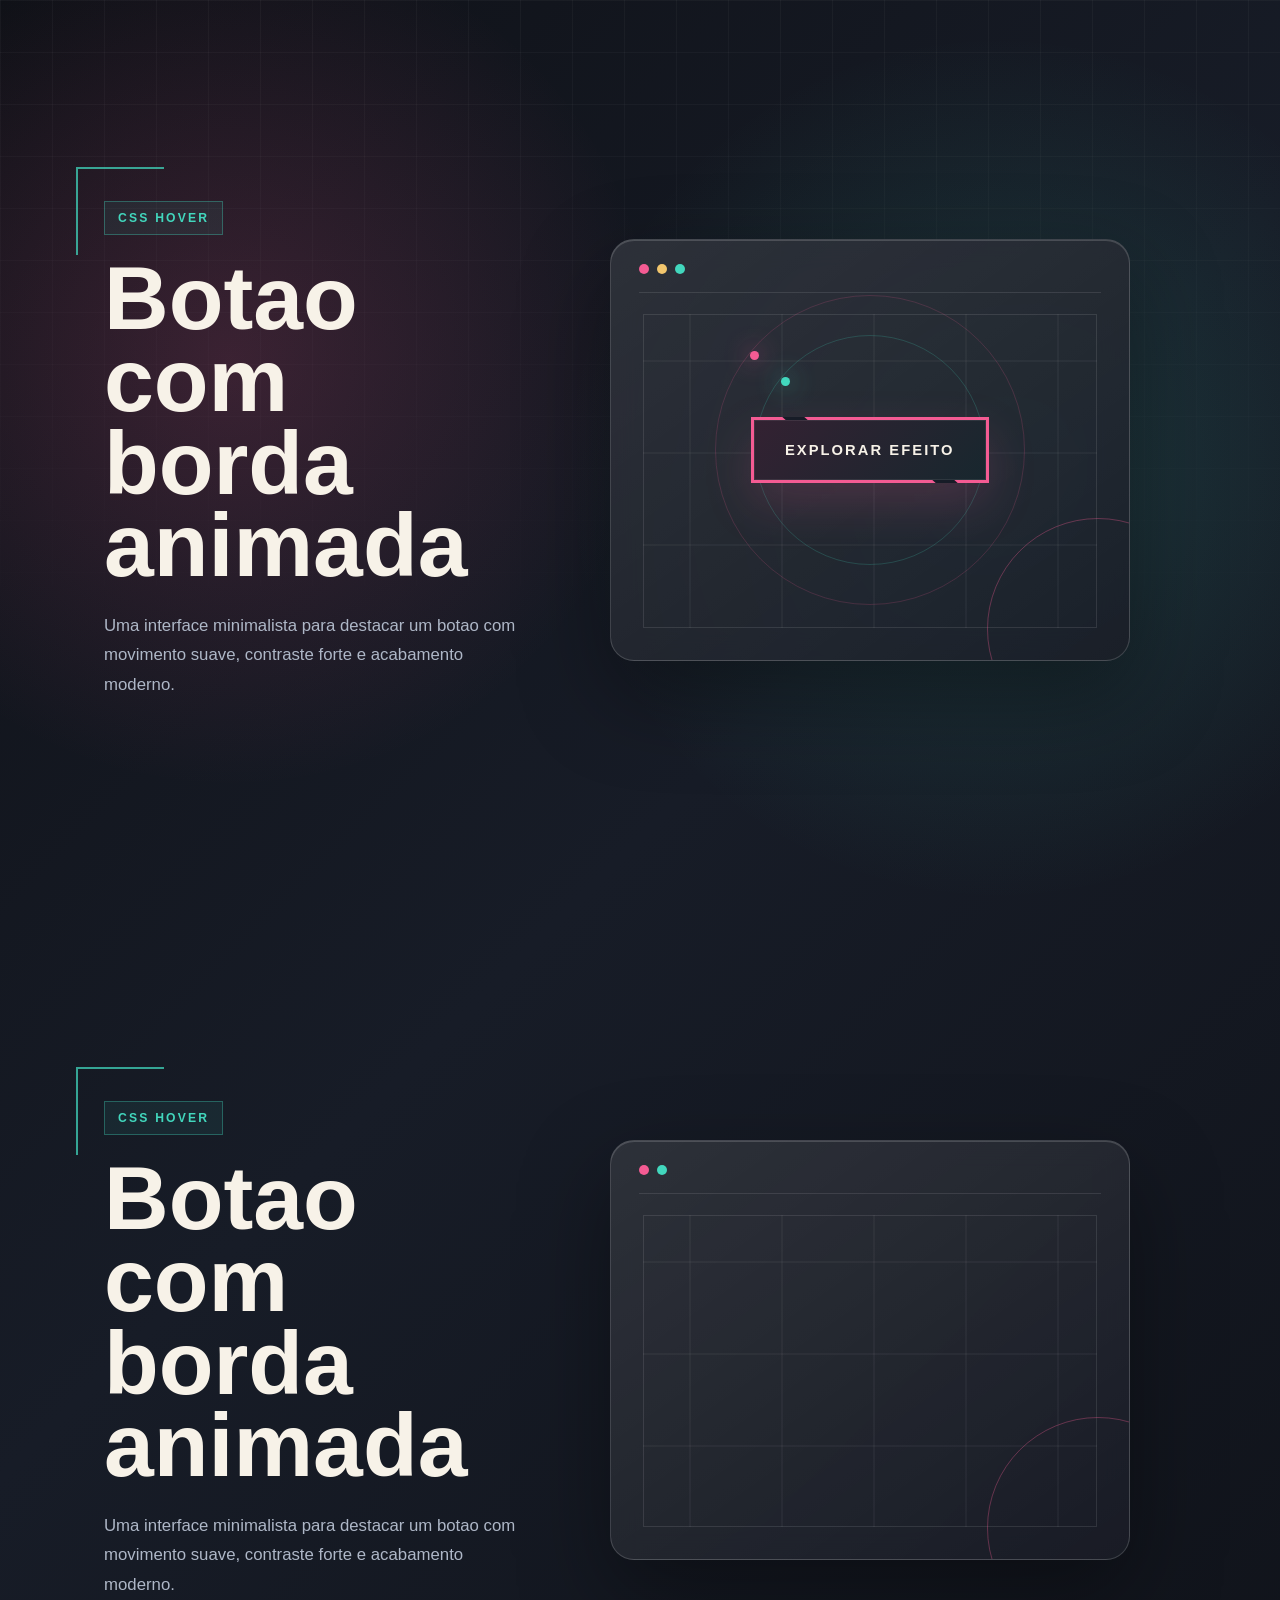
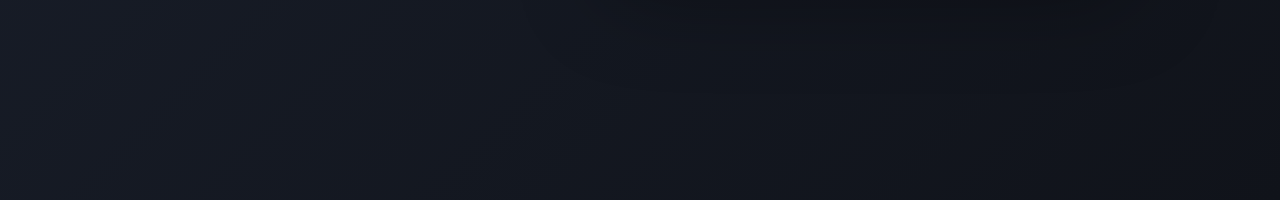
<file: dia 04/index.html>
<!DOCTYPE html>
<html lang="pt-br">
<head>
    <meta charset="UTF-8">
    <meta name="viewport" content="width=device-width, initial-scale=1.0">
    <meta name="description" content="Botao com efeito de borda animada no hover.">
    <meta name="author" content="Milena Carecho">
    <title>Botao com efeito hover</title>
    <link rel="stylesheet" type="text/css" href="style.css">
</head>
<body>
    <main class="page" aria-label="Botao com borda animada">
        <section class="hero">
            <p class="tag">CSS Hover</p>
            <h1>Botao com borda animada</h1>
            <p class="description">
                Uma interface minimalista para destacar um botao com movimento suave, contraste forte e acabamento moderno.
            </p>
        </section>

        <section class="preview" aria-label="Area de demonstracao do botao">
            <div class="preview-header" aria-hidden="true">
                <span></span>
                <span></span>
                <span></span>
            </div>

            <div class="button-frame">
                <span class="orbit orbit-one" aria-hidden="true"></span>
                <span class="orbit orbit-two" aria-hidden="true"></span>
                <button class="btn" type="button">Explorar efeito</button>
            </div>
        </section>
    </main>
</body>
</html>
<!DOCTYPE html>
<html lang="pt-br">
<head>
    <meta charset="UTF-8">
    <meta name="viewport" content="width=device-width, initial-scale=1.0">
    <meta name="description" content="Botao com efeito de borda animada no hover.">
    <meta name="author" content="Milena Carecho">
    <title>Botao com efeito hover</title>
    <link rel="stylesheet" type="text/css" href="style.css">
</head>
<body>
    <main class="page" aria-label="Botao com borda animada">
        <section class="hero">
            <p class="tag">CSS Hover</p>
            <h1>Botao com borda animada</h1>
            <p class="description">
                Uma interface minimalista para destacar um botao com movimento suave, contraste forte e acabamento moderno.
            </p>
        </section>

        <section class="preview" aria-label="Area de demonstracao do botao">
            <div class="preview-header" aria-hidden="true">
                <span></span>
                <span></span>
</file>
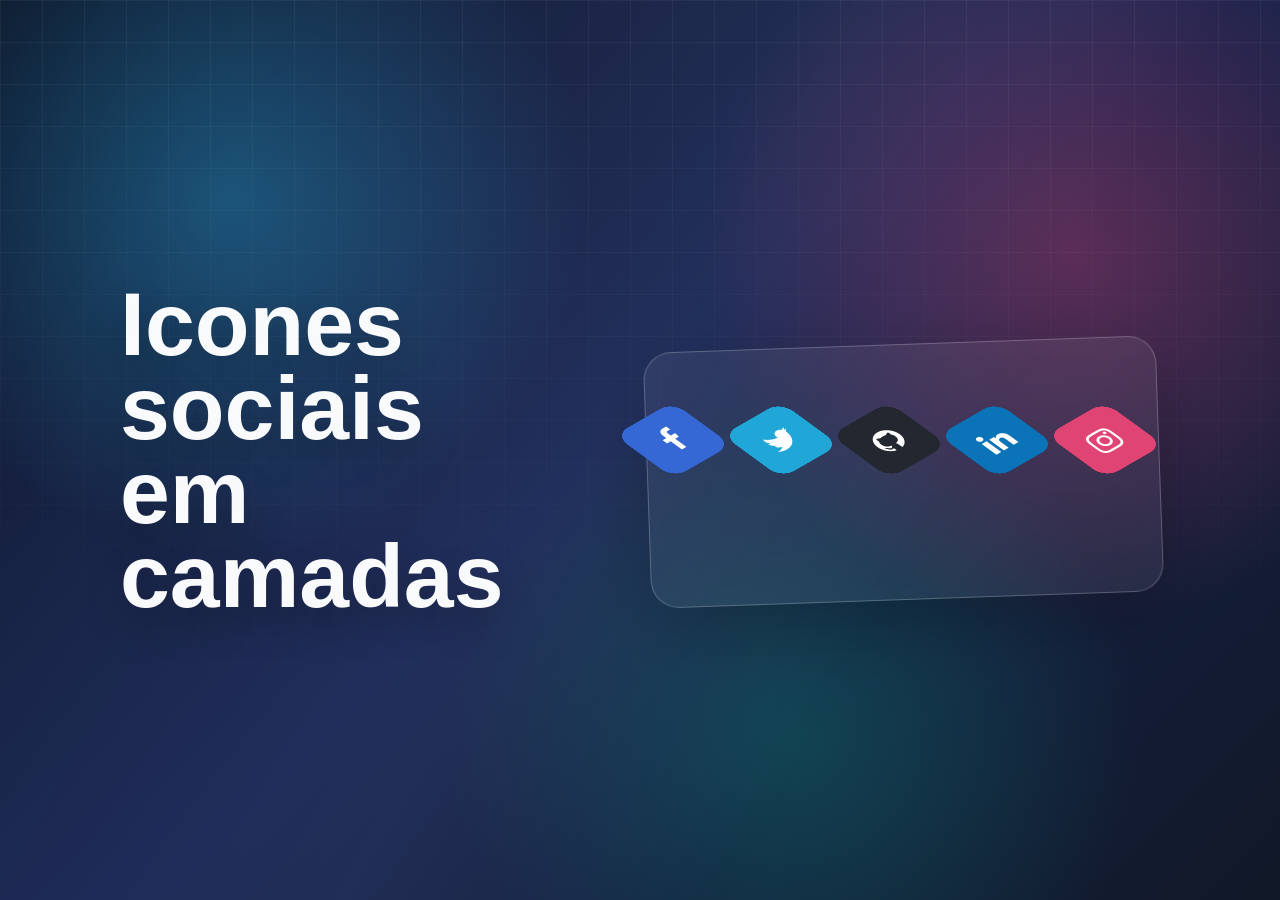
<file: desafio/dia 01/index.html>
<!DOCTYPE html>
<html lang="pt-br">
<head>
    <meta charset="UTF-8">
    <meta name="viewport" content="width=device-width, initial-scale=1.0">
    <meta name="description" content="Dia 01 do meu desafio de 30 dias de CSS">
    <meta name="author" content="Meu desafio de CSS">
    <meta name="keywords" content="HTML, CSS, desafio, 30 dias de CSS">
    <title>Dia 01 - Icones sociais em camadas</title>
    <link rel="stylesheet" type="text/css" href="style.css">
    <link rel="stylesheet" href="https://stackpath.bootstrapcdn.com/font-awesome/4.7.0/css/font-awesome.min.css" integrity="sha384-wvfXpqpZZVQGK6TAh5PVlGOfQNHSoD2xbE+QkPxCAFlNEevoEH3Sl0sibVcOQVnN" crossorigin="anonymous">
</head>
<body>
    <main class="page">
        <section class="intro" aria-labelledby="titulo">
            <h1 id="titulo">Icones sociais em camadas</h1>
        </section>

        <ul class="social-list" aria-label="Icones de redes sociais">
            <li class="social-item facebook">
                <a href="https://www.facebook.com/" target="_blank" rel="noopener noreferrer" aria-label="Facebook">
                    <span></span>
                    <span></span>
                    <span></span>
                    <span></span>
                    <span class="fa fa-facebook" aria-hidden="true"></span>
                </a>
            </li>
            <li class="social-item twitter">
                <a href="https://twitter.com/" target="_blank" rel="noopener noreferrer" aria-label="Twitter">
                    <span></span>
                    <span></span>
                    <span></span>
                    <span></span>
                    <span class="fa fa-twitter" aria-hidden="true"></span>
                </a>
            </li>
            <li class="social-item github">
                <a href="https://github.com/" target="_blank" rel="noopener noreferrer" aria-label="GitHub">
                    <span></span>
                    <span></span>
                    <span></span>
                    <span></span>
                    <span class="fa fa-github" aria-hidden="true"></span>
                </a>
            </li>
            <li class="social-item linkedin">
                <a href="https://www.linkedin.com/" target="_blank" rel="noopener noreferrer" aria-label="LinkedIn">
                    <span></span>
                    <span></span>
                    <span></span>
                    <span></span>
                    <span class="fa fa-linkedin" aria-hidden="true"></span>
                </a>
            </li>
            <li class="social-item instagram">
                <a href="https://www.instagram.com/" target="_blank" rel="noopener noreferrer" aria-label="Instagram">
                    <span></span>
                    <span></span>
                    <span></span>
                    <span></span>
                    <span class="fa fa-instagram" aria-hidden="true"></span>
                </a>
            </li>
        </ul>
    </main>
</body>
</html>
</file>
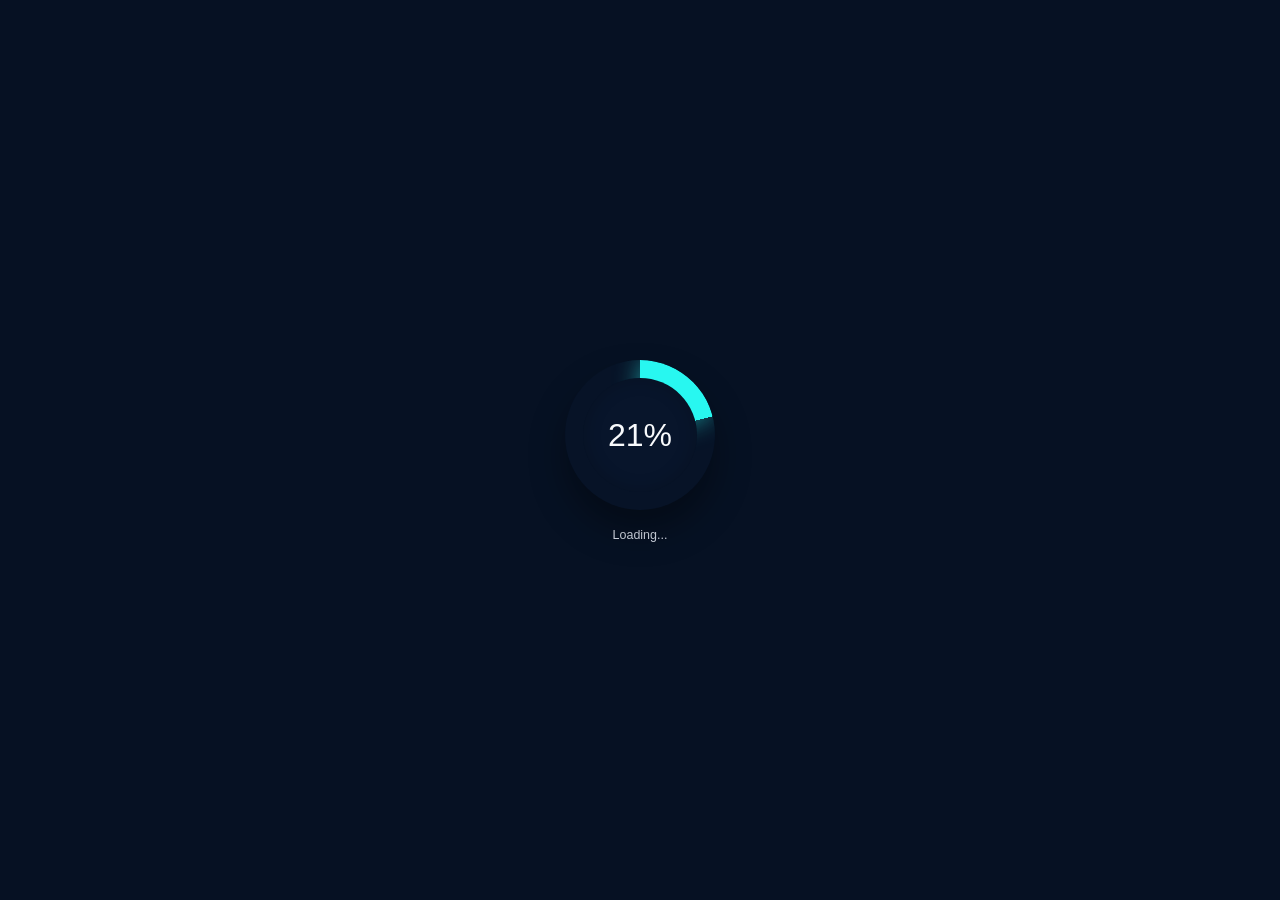
<file: desafio/dia 01/dia 02/index.html>
<!DOCTYPE html>
<html lang="pt-br">
<head>
    <meta charset="UTF-8">
    <meta name="description" content="Loader animado feito com HTML e CSS">
    <meta name="keywords" content="loader, loading, css, animacao">
    <meta name="author" content="Milena Carecho">
    <meta name="viewport" content="width=device-width, initial-scale=1.0">
    <link rel="stylesheet" type="text/css" href="style.css">
    <title>Loader animado</title>
</head>
<body>
    <main class="screen">
        <section class="loader-card" aria-label="Loader animado">
            <div class="loader" role="img" aria-label="Carregamento em 0 por cento">
                <span class="percent">0%</span>
            </div>

            <p class="loading">Loading...</p>
        </section>
    </main>

    <script>
        const loader = document.querySelector(".loader");
        const percent = document.querySelector(".percent");
        let progress = 0;

        setInterval(() => {
            progress = progress < 100 ? progress + 1 : 0;
            loader.style.setProperty("--progress", `${progress}%`);
            loader.setAttribute("aria-label", `Carregamento em ${progress} por cento`);
            percent.textContent = `${progress}%`;
        }, 45);
    </script>
</body>
</html>
</file>
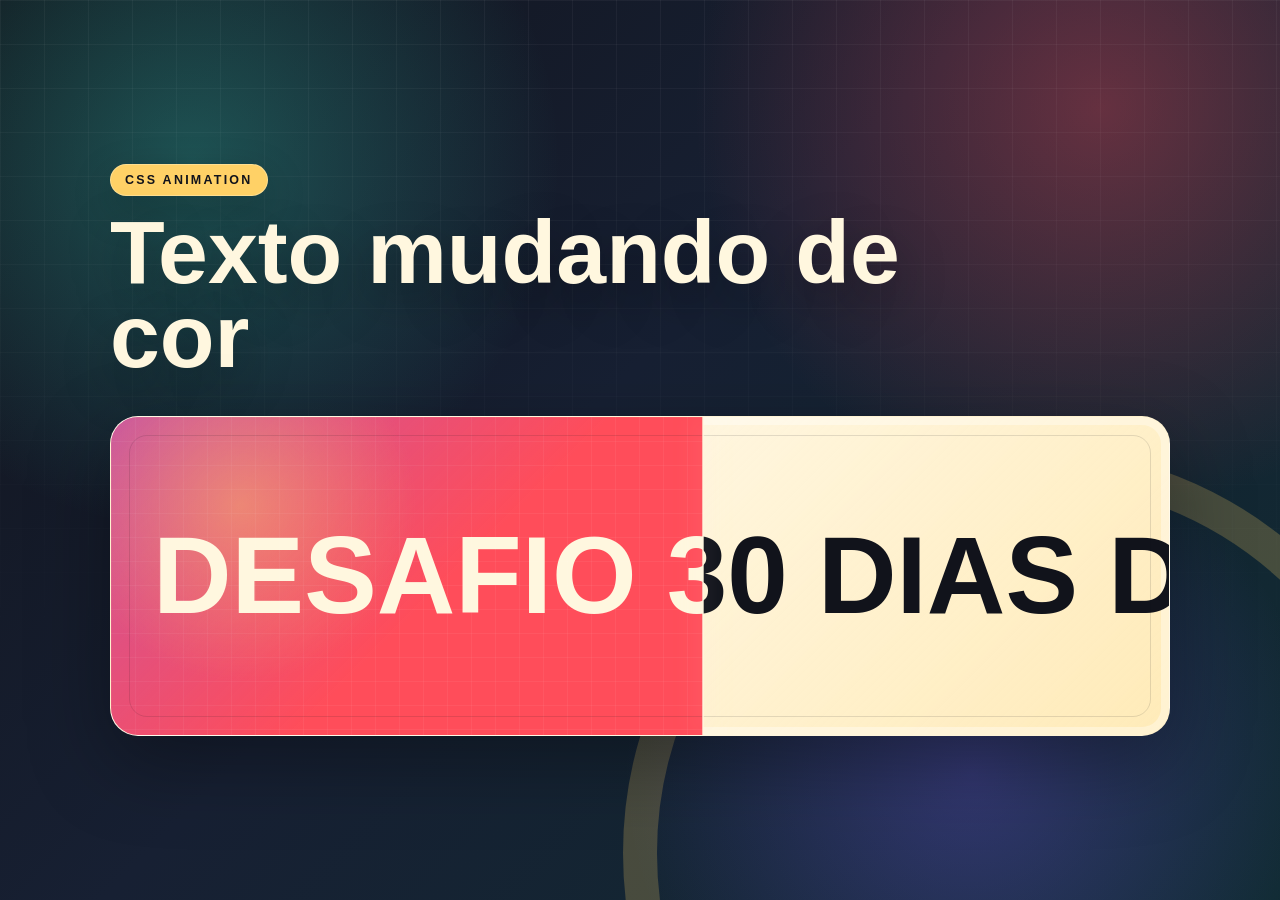
<file: desafio/dia 01/dia 03/index.html>
<!DOCTYPE html>
<html lang="pt-br">
<head>
    <meta charset="UTF-8">
    <meta name="viewport" content="width=device-width, initial-scale=1.0">
    <meta name="description" content="Texto mudando de cor ao entrar em outra area.">
    <meta name="author" content="Milena Carecho">
    <title>Texto mudando de cor</title>
    <link rel="stylesheet" type="text/css" href="style.css">
</head>
<body>
    <main class="challenge" aria-label="Texto animado mudando de cor">
        <div class="intro">
            <p>CSS Animation</p>
            <h1>Texto mudando de cor</h1>
        </div>

        <section class="stage" aria-label="Faixa com texto em movimento">
            <div class="track">
                <span>DESAFIO 30 DIAS DE CSS</span>
                <span>EFEITO DE COR</span>
                <span>TEXTO EM MOVIMENTO</span>
                <span>DESAFIO 30 DIAS DE CSS</span>
            </div>

            <div class="color-panel" aria-hidden="true">
                <div class="track">
                    <span>DESAFIO 30 DIAS DE CSS</span>
                    <span>EFEITO DE COR</span>
                    <span>TEXTO EM MOVIMENTO</span>
                    <span>DESAFIO 30 DIAS DE CSS</span>
                </div>
            </div>
        </section>
    </main>
</body>
</html>
</file>
<file: dia 04/style.css>
:root {
    --bg: #0f1117;
    --panel: rgba(20, 24, 34, 0.82);
    --panel-light: rgba(255, 255, 255, 0.08);
    --text: #f7f2e8;
    --muted: #aeb7c7;
    --accent: #f45b93;
    --accent-2: #42d7bd;
    --line: rgba(255, 255, 255, 0.16);
}

* {
    box-sizing: border-box;
    margin: 0;
    padding: 0;
}

body {
    min-height: 100vh;
    font-family: Arial, Helvetica, sans-serif;
    color: var(--text);
    background:
        radial-gradient(circle at 18% 20%, rgba(244, 91, 147, 0.18), transparent 24%),
        radial-gradient(circle at 78% 26%, rgba(66, 215, 189, 0.16), transparent 26%),
        linear-gradient(135deg, #0f1117 0%, #171c27 48%, #10131a 100%);
}

body::before {
    position: fixed;
    inset: 0;
    content: "";
    pointer-events: none;
    background:
        linear-gradient(90deg, rgba(255, 255, 255, 0.045) 1px, transparent 1px),
        linear-gradient(rgba(255, 255, 255, 0.045) 1px, transparent 1px);
    background-size: 52px 52px;
    mask-image: linear-gradient(to bottom, rgba(0, 0, 0, 0.82), transparent 78%);
}

.page {
    position: relative;
    display: grid;
    min-height: 100vh;
    grid-template-columns: minmax(280px, 0.9fr) minmax(320px, 520px);
    align-items: center;
    gap: clamp(42px, 7vw, 110px);
    width: min(1120px, 100%);
    margin: 0 auto;
    padding: 56px 24px;
}

.hero {
    position: relative;
}

.hero::before {
    position: absolute;
    top: -34px;
    left: -28px;
    width: 86px;
    height: 86px;
    content: "";
    border-top: 2px solid var(--accent-2);
    border-left: 2px solid var(--accent-2);
    opacity: 0.74;
}

.tag {
    width: fit-content;
    margin-bottom: 22px;
    padding: 9px 13px;
    border: 1px solid rgba(66, 215, 189, 0.34);
    color: var(--accent-2);
    background: rgba(66, 215, 189, 0.08);
    font-size: 0.76rem;
    font-weight: 800;
    letter-spacing: 0.18em;
    text-transform: uppercase;
}

h1 {
    max-width: 560px;
    font-size: clamp(3rem, 7vw, 6.4rem);
    line-height: 0.92;
    letter-spacing: 0;
}

.description {
    max-width: 440px;
    margin-top: 24px;
    color: var(--muted);
    font-size: 1.05rem;
    line-height: 1.75;
}

.preview {
    position: relative;
    min-height: 420px;
    overflow: hidden;
    border: 1px solid var(--line);
    border-radius: 24px;
    background:
        linear-gradient(145deg, rgba(255, 255, 255, 0.11), rgba(255, 255, 255, 0.025)),
        var(--panel);
    box-shadow:
        0 34px 90px rgba(0, 0, 0, 0.36),
        inset 0 1px 0 rgba(255, 255, 255, 0.16);
    backdrop-filter: blur(14px);
}

.preview::before,
.preview::after {
    position: absolute;
    content: "";
    pointer-events: none;
}

.preview::before {
    inset: 74px 32px 32px;
    border: 1px solid rgba(255, 255, 255, 0.1);
    background:
        linear-gradient(90deg, transparent 49%, rgba(255, 255, 255, 0.08) 50%, transparent 51%),
        linear-gradient(transparent 49%, rgba(255, 255, 255, 0.08) 50%, transparent 51%);
    background-size: 92px 92px;
}

.preview::after {
    right: -80px;
    bottom: -80px;
    width: 220px;
    height: 220px;
    border: 1px solid rgba(244, 91, 147, 0.34);
    border-radius: 50%;
}

.preview-header {
    position: absolute;
    top: 24px;
    left: 28px;
    right: 28px;
    display: flex;
    gap: 8px;
    padding-bottom: 18px;
    border-bottom: 1px solid rgba(255, 255, 255, 0.1);
}

.preview-header span {
    width: 10px;
    height: 10px;
    border-radius: 50%;
    background: rgba(255, 255, 255, 0.26);
}

.preview-header span:first-child {
    background: var(--accent);
}

.preview-header span:nth-child(2) {
    background: #f2c66d;
}

.preview-header span:last-child {
    background: var(--accent-2);
}

.button-frame {
    position: relative;
    display: grid;
    min-height: 420px;
    place-items: center;
    isolation: isolate;
}

.orbit {
    position: absolute;
    border: 1px solid rgba(255, 255, 255, 0.13);
    border-radius: 50%;
    pointer-events: none;
}

.orbit-one {
    width: 230px;
    height: 230px;
    border-color: rgba(66, 215, 189, 0.2);
    animation: spin 12s linear infinite;
}

.orbit-two {
    width: 310px;
    height: 310px;
    border-color: rgba(244, 91, 147, 0.18);
    animation: spin 18s linear infinite reverse;
}

.orbit::before {
    position: absolute;
    top: 18%;
    left: 11%;
    width: 9px;
    height: 9px;
    content: "";
    border-radius: 50%;
    background: currentColor;
    box-shadow: 0 0 24px currentColor;
}

.orbit-one::before {
    color: var(--accent-2);
}

.orbit-two::before {
    color: var(--accent);
}

.btn {
    position: relative;
    z-index: 2;
    min-width: 238px;
    min-height: 66px;
    padding: 0 30px;
    border: 3px solid var(--accent);
    color: var(--text);
    background:
        linear-gradient(135deg, rgba(244, 91, 147, 0.14), rgba(66, 215, 189, 0.08)),
        #141822;
    box-shadow:
        0 20px 48px rgba(244, 91, 147, 0.18),
        inset 0 0 0 1px rgba(255, 255, 255, 0.08);
    cursor: pointer;
    font-size: 0.92rem;
    font-weight: 800;
    letter-spacing: 0.14em;
    text-transform: uppercase;
    transition:
        color 0.35s ease,
        border-color 0.35s ease,
        box-shadow 0.35s ease,
        transform 0.35s ease,
        background 0.35s ease;
}

.btn::before,
.btn::after {
    position: absolute;
    width: 22px;
    height: 3px;
    content: "";
    background: #171c27;
    transform: skewX(48deg);
    transition:
        left 0.45s ease,
        right 0.45s ease,
        width 0.45s ease;
}

.btn::before {
    top: -3px;
    left: 13%;
}

.btn::after {
    right: 13%;
    bottom: -3px;
}

.btn:hover,
.btn:focus-visible {
    color: #10131a;
    border-color: var(--accent-2);
    background:
        linear-gradient(135deg, rgba(66, 215, 189, 0.96), rgba(247, 242, 232, 0.92));
    box-shadow:
        0 24px 58px rgba(66, 215, 189, 0.24),
        0 0 0 8px rgba(66, 215, 189, 0.08);
    transform: translateY(-5px);
}

.btn:hover::before,
.btn:focus-visible::before {
    left: 78%;
    width: 28px;
}

.btn:hover::after,
.btn:focus-visible::after {
    right: 78%;
    width: 28px;
}

.btn:focus-visible {
    outline: 3px solid rgba(244, 91, 147, 0.76);
    outline-offset: 8px;
}

@keyframes spin {
    to {
        transform: rotate(360deg);
    }
}

@media (max-width: 820px) {
    .page {
        grid-template-columns: 1fr;
        gap: 34px;
        padding: 42px 18px;
    }

    .hero::before {
        left: 0;
    }

    .preview,
    .button-frame {
        min-height: 340px;
    }

    h1 {
        font-size: clamp(2.7rem, 14vw, 4.8rem);
    }
}

@media (max-width: 430px) {
    .btn {
        min-width: 210px;
        font-size: 0.82rem;
        letter-spacing: 0.1em;
    }

    .orbit-one {
        width: 205px;
        height: 205px;
    }

    .orbit-two {
        width: 270px;
        height: 270px;
    }
}
</file>
<file: desafio/dia 01/style.css>
* {
    box-sizing: border-box;
}

body {
    margin: 0;
    min-height: 100vh;
    font-family: Arial, Helvetica, sans-serif;
    color: #f8fafc;
    background:
        radial-gradient(circle at 18% 22%, rgba(32, 167, 216, 0.38), transparent 28%),
        radial-gradient(circle at 84% 28%, rgba(224, 68, 114, 0.34), transparent 30%),
        radial-gradient(circle at 62% 82%, rgba(14, 118, 110, 0.42), transparent 32%),
        linear-gradient(135deg, #0f172a 0%, #172554 48%, #111827 100%);
    display: flex;
    align-items: center;
    justify-content: center;
    padding: 32px;
    overflow-x: hidden;
}

body::before {
    content: "";
    position: fixed;
    inset: 0;
    pointer-events: none;
    background:
        linear-gradient(90deg, rgba(255, 255, 255, 0.055) 1px, transparent 1px),
        linear-gradient(rgba(255, 255, 255, 0.055) 1px, transparent 1px);
    background-size: 42px 42px;
    mask-image: linear-gradient(to bottom, rgba(0, 0, 0, 0.88), transparent 82%);
}

body::after {
    content: "";
    position: fixed;
    inset: 0;
    pointer-events: none;
    background: linear-gradient(120deg, transparent 0%, rgba(255, 255, 255, 0.09) 48%, transparent 70%);
    opacity: 0.55;
}

.page {
    width: min(1040px, 100%);
    display: grid;
    grid-template-columns: minmax(260px, 0.9fr) minmax(360px, 1.1fr);
    gap: 56px;
    align-items: center;
}

h1 {
    max-width: 520px;
    margin: 0;
    font-size: clamp(2.4rem, 7vw, 5.6rem);
    line-height: 0.94;
    letter-spacing: 0;
    text-shadow: 0 18px 38px rgba(0, 0, 0, 0.28);
}

.social-list {
    position: relative;
    min-height: 300px;
    margin: 0;
    padding: 34px 18px 54px;
    display: flex;
    align-items: center;
    justify-content: center;
    gap: 42px;
    flex-wrap: wrap;
}

.social-list::before {
    content: "";
    position: absolute;
    inset: 44px 0 0 28px;
    border: 1px solid rgba(255, 255, 255, 0.22);
    border-radius: 28px;
    transform: rotate(-2deg);
    background: rgba(255, 255, 255, 0.06);
    box-shadow: 0 24px 70px rgba(0, 0, 0, 0.22);
    backdrop-filter: blur(8px);
}

.social-item {
    position: relative;
    z-index: 1;
    list-style: none;
    width: 66px;
    height: 66px;
    transform: rotate(-30deg) skew(24deg);
}

.social-item a {
    display: block;
    width: 100%;
    height: 100%;
    color: #fff;
}

.social-item span {
    position: absolute;
    inset: 0;
    width: 100%;
    height: 100%;
    border-radius: 14px;
    background: #17212b;
    transition: transform 0.45s ease, opacity 0.45s ease, box-shadow 0.45s ease;
    display: flex !important;
    align-items: center;
    justify-content: center;
    color: #fff;
    font-size: 30px !important;
}

.social-item:hover span {
    box-shadow: -10px 12px 22px rgba(23, 33, 43, 0.17);
}

.social-item:hover span:nth-child(5) {
    transform: translate(42px, -42px);
    opacity: 1;
}

.social-item:hover span:nth-child(4) {
    transform: translate(31px, -31px);
    opacity: 0.78;
}

.social-item:hover span:nth-child(3) {
    transform: translate(20px, -20px);
    opacity: 0.56;
}

.social-item:hover span:nth-child(2) {
    transform: translate(10px, -10px);
    opacity: 0.34;
}

.social-item:hover span:nth-child(1) {
    transform: translate(0, 0);
    opacity: 0.18;
}

.facebook span {
    background: #3568d4;
}

.twitter span {
    background: #20a7d8;
}

.github span {
    background: #23272f;
}

.linkedin span {
    background: #0b74b8;
}

.instagram span {
    background: #e04472;
}

@media (max-width: 820px) {
    body {
        align-items: flex-start;
    }

    .page {
        grid-template-columns: 1fr;
        gap: 34px;
    }

    .social-list {
        justify-content: flex-start;
        padding-left: 6px;
    }
}

@media (max-width: 520px) {
    body {
        padding: 24px 18px;
    }

    .social-list {
        gap: 36px;
        min-height: 360px;
    }

    .social-list::before {
        inset: 28px 0 0 0;
    }

    .social-item {
        width: 58px;
        height: 58px;
    }
}
</file>
<file: desafio/dia 01/dia 02/style.css>
* {
    box-sizing: border-box;
}

body {
    min-height: 100vh;
    margin: 0;
    font-family: Arial, Helvetica, sans-serif;
    color: #ffffff;
    background: #061123;
}

.screen {
    min-height: 100vh;
    display: grid;
    place-items: center;
    padding: 20px;
}

.loader-card {
    width: min(210px, 100%);
    padding: 26px 18px 24px;
    text-align: center;
    background: transparent;
}

.loader {
    --progress: 0%;
    position: relative;
    width: 150px;
    aspect-ratio: 1;
    display: grid;
    place-items: center;
    margin: 0 auto;
    border-radius: 50%;
    background: #071327;
    box-shadow: 0 20px 35px rgba(0, 0, 0, 0.35);
}

.loader::before {
    content: "";
    position: absolute;
    inset: 0;
    border-radius: 50%;
    background: conic-gradient(#28f7f0 0 var(--progress), transparent var(--progress) 100%);
    mask: radial-gradient(farthest-side, transparent calc(100% - 22px), #000 calc(100% - 21px));
    -webkit-mask: radial-gradient(farthest-side, transparent calc(100% - 22px), #000 calc(100% - 21px));
    filter: drop-shadow(0 0 12px rgba(40, 247, 240, 0.55));
    animation: rotate-progress 1.2s linear infinite;
}

.loader::after {
    content: "";
    position: absolute;
    inset: 18px;
    border-radius: 50%;
    background: #08152b;
    box-shadow: inset 0 0 18px rgba(0, 0, 0, 0.2);
}

.percent {
    position: relative;
    z-index: 1;
    color: #f8fafc;
    font-size: 2rem;
    font-weight: 400;
}

.loading {
    margin: 18px 0 0;
    color: #d8dee9;
    font-size: 0.78rem;
}

@keyframes rotate-progress {
    to {
        transform: rotate(360deg);
    }
}
</file>
<file: desafio/dia 01/dia 03/style.css>
:root {
    --ink: #11131b;
    --paper: #fff7df;
    --red: #ff4d5a;
    --yellow: #ffd166;
    --cyan: #35d0ba;
    --violet: #7c5cff;
}

* {
    box-sizing: border-box;
}

body {
    min-height: 100vh;
    margin: 0;
    font-family: Arial, Helvetica, sans-serif;
    color: var(--paper);
    background:
        radial-gradient(circle at 15% 18%, rgba(53, 208, 186, 0.32), transparent 28%),
        radial-gradient(circle at 86% 12%, rgba(255, 77, 90, 0.34), transparent 30%),
        radial-gradient(circle at 76% 86%, rgba(124, 92, 255, 0.3), transparent 28%),
        linear-gradient(135deg, #11131b 0%, #172033 46%, #102b32 100%);
}

.challenge {
    position: relative;
    display: flex;
    min-height: 100vh;
    flex-direction: column;
    justify-content: center;
    gap: 38px;
    overflow: hidden;
    padding: 46px 24px;
}

.challenge::before {
    position: absolute;
    inset: 0;
    content: "";
    background:
        linear-gradient(90deg, rgba(255, 255, 255, 0.055) 1px, transparent 1px),
        linear-gradient(rgba(255, 255, 255, 0.055) 1px, transparent 1px);
    background-size: 44px 44px;
    mask-image: linear-gradient(to bottom, rgba(0, 0, 0, 0.8), transparent 78%);
}

.challenge::after {
    position: absolute;
    inset: auto -12vw -28vw auto;
    width: 58vw;
    height: 58vw;
    content: "";
    border: 34px solid rgba(255, 209, 102, 0.22);
    border-radius: 50%;
}

.intro {
    position: relative;
    z-index: 2;
    width: min(100%, 1060px);
    margin: 0 auto;
}

.intro p {
    width: fit-content;
    margin: 0 0 14px;
    padding: 8px 14px;
    border: 1px solid rgba(255, 247, 223, 0.34);
    border-radius: 999px;
    color: var(--ink);
    background: var(--yellow);
    box-shadow: 0 14px 40px rgba(0, 0, 0, 0.24);
    font-size: 0.78rem;
    font-weight: 900;
    letter-spacing: 0.18em;
    text-transform: uppercase;
}

.intro h1 {
    max-width: 900px;
    margin: 0;
    color: var(--paper);
    font-size: clamp(2.6rem, 7vw, 6.4rem);
    font-weight: 900;
    line-height: 0.94;
    text-shadow: 0 18px 50px rgba(0, 0, 0, 0.35);
}

.stage {
    position: relative;
    z-index: 2;
    width: min(100%, 1060px);
    height: clamp(210px, 28vw, 320px);
    margin: 0 auto;
    overflow: hidden;
    border: 1px solid rgba(255, 247, 223, 0.5);
    border-radius: 28px;
    background:
        linear-gradient(135deg, rgba(255, 255, 255, 0.92), rgba(255, 209, 102, 0.32)),
        var(--paper);
    box-shadow:
        0 26px 80px rgba(0, 0, 0, 0.34),
        inset 0 0 0 8px rgba(255, 255, 255, 0.34);
    color: var(--ink);
    isolation: isolate;
}

.stage::before,
.stage::after {
    position: absolute;
    z-index: 3;
    content: "";
    pointer-events: none;
}

.stage::before {
    inset: 18px;
    border: 1px solid rgba(17, 19, 27, 0.12);
    border-radius: 18px;
}

.stage::after {
    top: 0;
    bottom: 0;
    left: calc(56% - 1px);
    width: 2px;
    background: rgba(255, 247, 223, 0.7);
    box-shadow: 0 0 24px rgba(255, 247, 223, 0.55);
}

.color-panel {
    position: absolute;
    top: 0;
    left: 0;
    z-index: 2;
    width: 56%;
    height: 100%;
    overflow: hidden;
    color: var(--paper);
    background:
        radial-gradient(circle at 22% 28%, rgba(255, 209, 102, 0.42), transparent 34%),
        linear-gradient(135deg, rgba(124, 92, 255, 0.42), transparent 55%),
        var(--red);
}

.color-panel::after {
    position: absolute;
    inset: 0;
    content: "";
    background:
        linear-gradient(90deg, rgba(255, 255, 255, 0.14) 1px, transparent 1px),
        linear-gradient(rgba(255, 255, 255, 0.14) 1px, transparent 1px);
    background-size: 24px 24px;
    opacity: 0.36;
}

.track {
    position: absolute;
    top: 50%;
    left: 0;
    display: flex;
    width: max-content;
    padding-left: 42px;
    white-space: nowrap;
    font-size: clamp(3rem, 8.5vw, 8rem);
    font-weight: 900;
    line-height: 1;
    text-transform: uppercase;
    transform: translateY(-50%);
    animation: slide-text 24s linear infinite;
}

.track span {
    padding-right: 0.75em;
}

@keyframes slide-text {
    from {
        transform: translate(0, -50%);
    }

    to {
        transform: translate(-50%, -50%);
    }
}

@media (max-width: 700px) {
    .challenge {
        gap: 28px;
        padding: 28px 18px 40px;
    }

    .intro h1 {
        font-size: clamp(2.4rem, 14vw, 4.2rem);
    }

    .stage {
        height: 220px;
        box-shadow:
            0 20px 56px rgba(0, 0, 0, 0.34),
            inset 0 0 0 6px rgba(255, 255, 255, 0.28);
    }

    .stage::after {
        left: calc(63% - 1px);
    }

    .color-panel {
        width: 63%;
    }

    .track {
        padding-left: 20px;
        font-size: clamp(3.4rem, 20vw, 6rem);
    }
}
</file>
